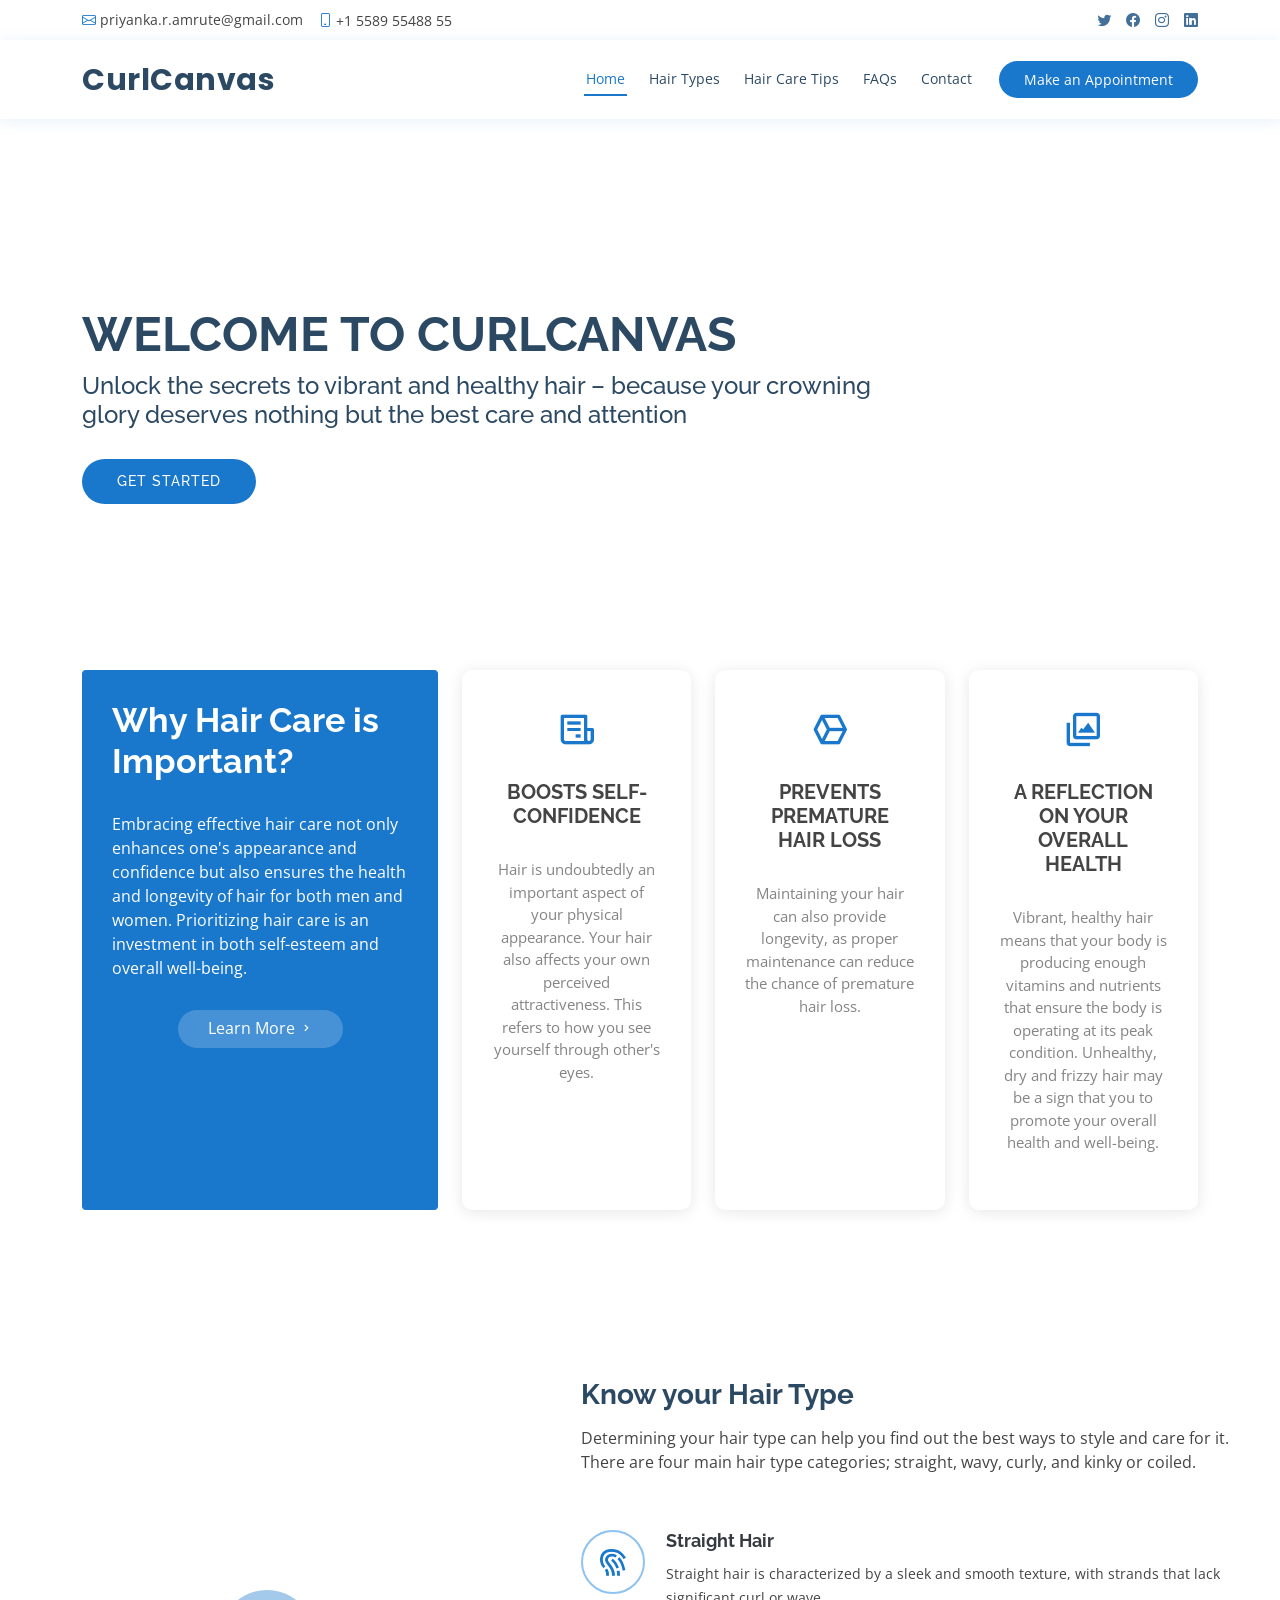
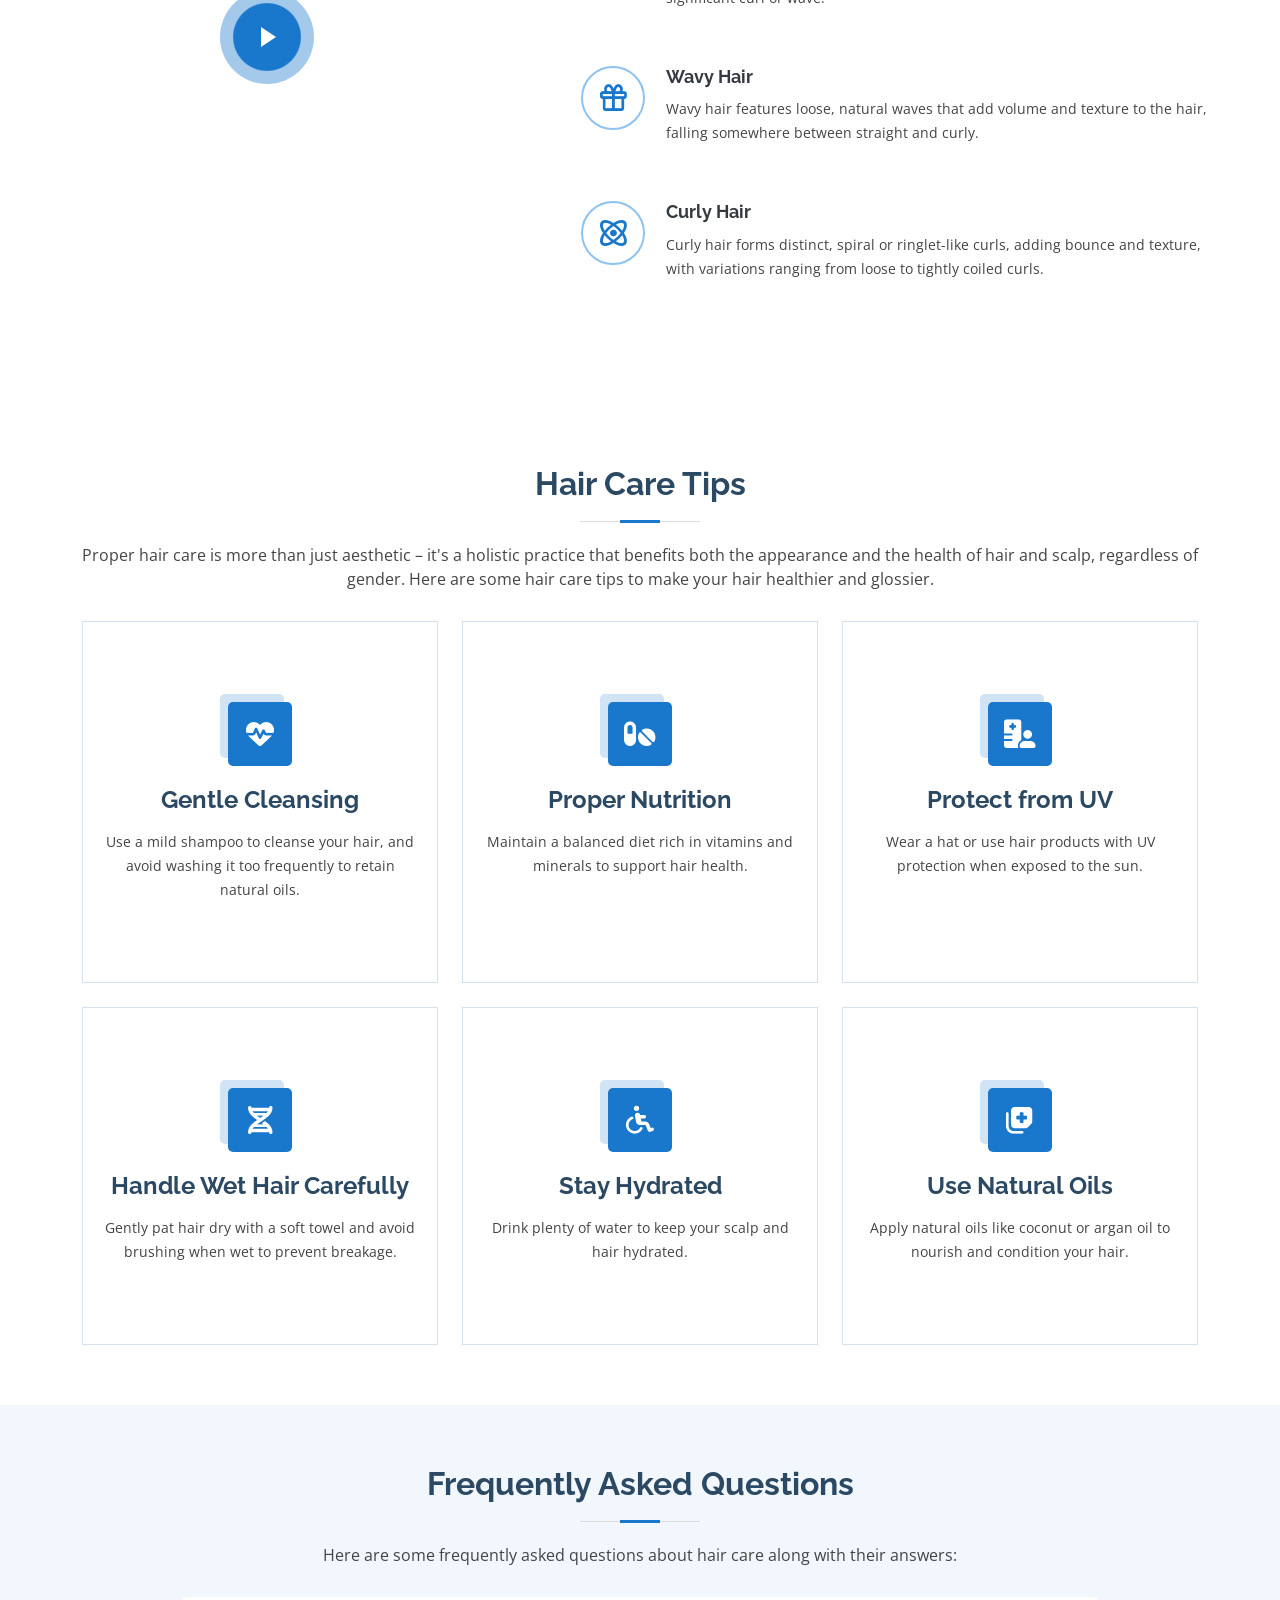
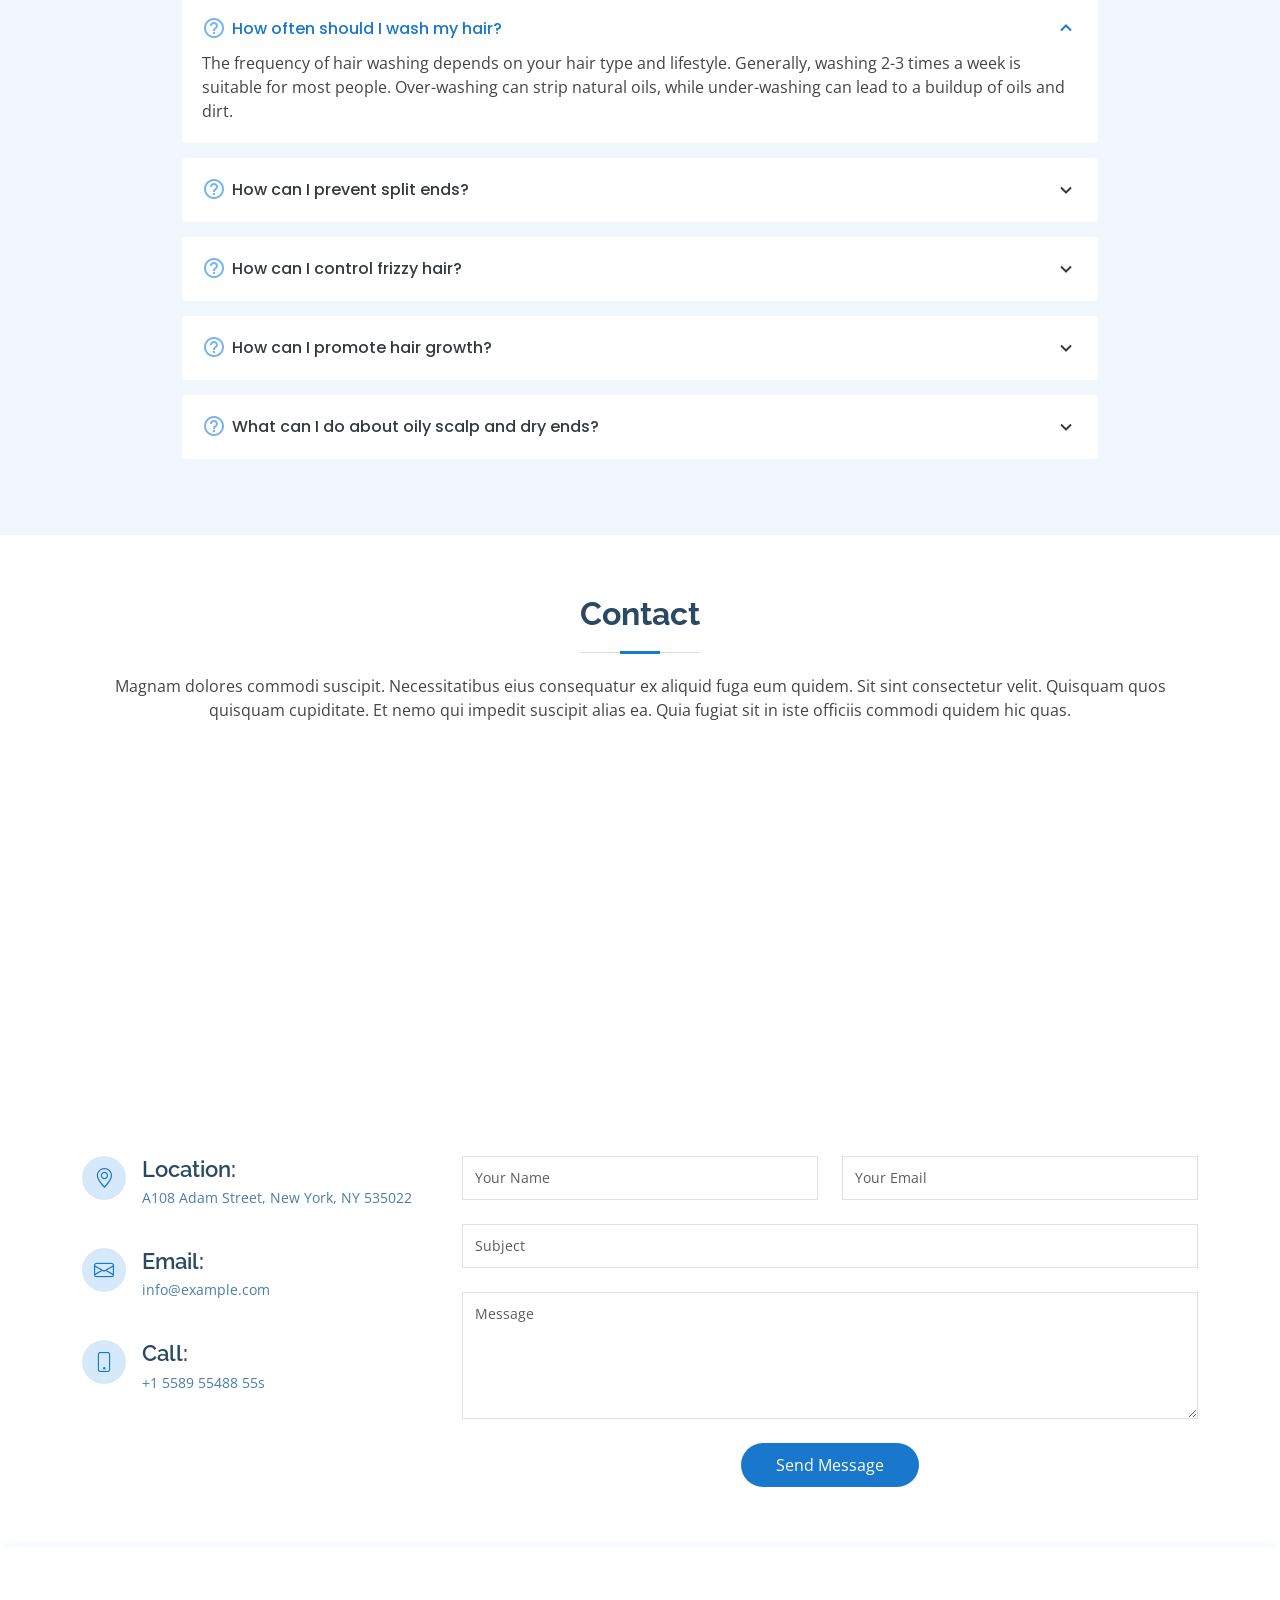
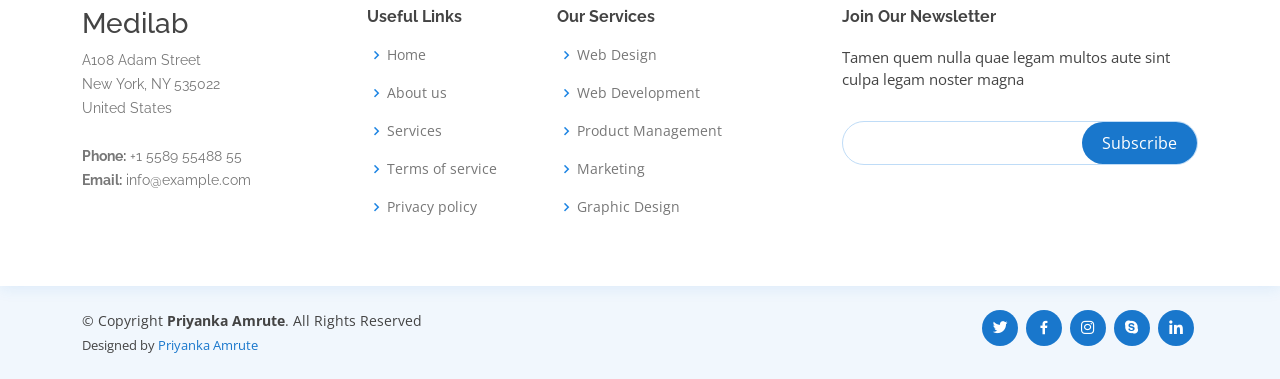
<file: index.html>
<!DOCTYPE html>
<html lang="en">

<head>
  <meta charset="utf-8">
  <meta content="width=device-width, initial-scale=1.0" name="viewport">

  <title>Medilab Bootstrap Template - Index</title>
  <meta content="" name="description">
  <meta content="" name="keywords">

  <!-- Favicons -->
  <link href="assets/img/favicon.png" rel="icon">
  <link href="assets/img/apple-touch-icon.png" rel="apple-touch-icon">

  <!-- Google Fonts -->
  <link href="https://fonts.googleapis.com/css?family=Open+Sans:300,300i,400,400i,600,600i,700,700i|Raleway:300,300i,400,400i,500,500i,600,600i,700,700i|Poppins:300,300i,400,400i,500,500i,600,600i,700,700i" rel="stylesheet">

  <!-- Vendor CSS Files -->
  <link href="assets/vendor/fontawesome-free/css/all.min.css" rel="stylesheet">
  <link href="assets/vendor/animate.css/animate.min.css" rel="stylesheet">
  <link href="assets/vendor/bootstrap/css/bootstrap.min.css" rel="stylesheet">
  <link href="assets/vendor/bootstrap-icons/bootstrap-icons.css" rel="stylesheet">
  <link href="assets/vendor/boxicons/css/boxicons.min.css" rel="stylesheet">
  <link href="assets/vendor/glightbox/css/glightbox.min.css" rel="stylesheet">
  <link href="assets/vendor/remixicon/remixicon.css" rel="stylesheet">
  <link href="assets/vendor/swiper/swiper-bundle.min.css" rel="stylesheet">

  <!-- Template Main CSS File -->
  <link href="assets/css/style.css" rel="stylesheet">

  <!-- =======================================================
  * Template Name: Medilab
  * Updated: Jul 27 2023 with Bootstrap v5.3.1
  * Template URL: https://bootstrapmade.com/medilab-free-medical-bootstrap-theme/
  * Author: BootstrapMade.com
  * License: https://bootstrapmade.com/license/
  ======================================================== -->
</head>

<body>

  <!-- ======= Top Bar ======= -->
  <div id="topbar" class="d-flex align-items-center fixed-top">
    <div class="container d-flex justify-content-between">
      <div class="contact-info d-flex align-items-center">
        <i class="bi bi-envelope"></i> <a href="mailto:priyanka.r.amrute@gmail.com">priyanka.r.amrute@gmail.com</a>
        <i class="bi bi-phone"></i> +1 5589 55488 55
      </div>
      <div class="d-none d-lg-flex social-links align-items-center">
        <a href="#" class="twitter"><i class="bi bi-twitter"></i></a>
        <a href="#" class="facebook"><i class="bi bi-facebook"></i></a>
        <a href="#" class="instagram"><i class="bi bi-instagram"></i></a>
        <a href="#" class="linkedin"><i class="bi bi-linkedin"></i></i></a>
      </div>
    </div>
  </div>

  <!-- ======= Header ======= -->
  <header id="header" class="fixed-top">
    <div class="container d-flex align-items-center">

      <h1 class="logo me-auto"><a href="index.html">CurlCanvas</a></h1>
      <!-- Uncomment below if you prefer to use an image logo -->
      <!-- <a href="index.html" class="logo me-auto"><img src="assets/img/logo.png" alt="" class="img-fluid"></a>-->

      <nav id="navbar" class="navbar order-last order-lg-0">
        <ul>
          <li><a class="nav-link scrollto active" href="#hero">Home</a></li>
          <li><a class="nav-link scrollto" href="#about">Hair Types</a></li>
          <li><a class="nav-link scrollto" href="#services">Hair Care Tips</a></li>
          <li><a class="nav-link scrollto" href="#faq">FAQs</a></li>
          <li><a class="nav-link scrollto" href="#contact">Contact</a></li>
        </ul>
        <i class="bi bi-list mobile-nav-toggle"></i>
      </nav><!-- .navbar -->

      <a href="#appointment" class="appointment-btn scrollto"><span class="d-none d-md-inline">Make an</span> Appointment</a>

    </div>
  </header><!-- End Header -->

  <!-- ======= Hero Section ======= -->
  <section id="hero" class="d-flex align-items-center">
    <div class="container">
      <h1>Welcome to CurlCanvas</h1>
      <h2>Unlock the secrets to vibrant and healthy hair – because your crowning<br> glory 
          deserves nothing but the best care and attention</h2>
      <a href="#about" class="btn-get-started scrollto">Get Started</a>
    </div>
  </section><!-- End Hero -->

  <main id="main">

    <!-- ======= Why Us Section ======= -->
    <section id="why-us" class="why-us">
      <div class="container">

        <div class="row">
          <div class="col-lg-4 d-flex align-items-stretch">
            <div class="content">
              <h3>Why Hair Care is Important?</h3>
              <p>
                  Embracing effective hair care not only enhances one's appearance and confidence but also ensures the health and longevity of hair for both men and women. 
                  Prioritizing hair care is an investment in both self-esteem and overall well-being.
              </p>
              <div class="text-center">
                <a href="#" class="more-btn">Learn More <i class="bx bx-chevron-right"></i></a>
              </div>
            </div>
          </div>
          <div class="col-lg-8 d-flex align-items-stretch">
            <div class="icon-boxes d-flex flex-column justify-content-center">
              <div class="row">
                <div class="col-xl-4 d-flex align-items-stretch">
                  <div class="icon-box mt-4 mt-xl-0">
                    <i class="bx bx-receipt"></i>
                    <h4>BOOSTS SELF-CONFIDENCE</h4>
                    <p>Hair is undoubtedly an important aspect of your physical appearance. Your hair also affects your own perceived
                      attractiveness. This refers to how you see yourself through other's eyes.</p>
                  </div>
                </div>
                <div class="col-xl-4 d-flex align-items-stretch">
                  <div class="icon-box mt-4 mt-xl-0">
                    <i class="bx bx-cube-alt"></i>
                    <h4>PREVENTS PREMATURE HAIR LOSS</h4>
                    <p>Maintaining your hair can also provide longevity, as proper maintenance can reduce the chance of premature hair loss.</p>
                  </div>
                </div>
                <div class="col-xl-4 d-flex align-items-stretch">
                  <div class="icon-box mt-4 mt-xl-0">
                    <i class="bx bx-images"></i>
                    <h4>A REFLECTION ON YOUR OVERALL HEALTH</h4>
                    <p>Vibrant, healthy hair means 
                       that your body is producing enough vitamins and nutrients that ensure the body is operating at its peak condition. Unhealthy, dry 
                       and frizzy hair may be a sign that you to promote your overall health and well-being.
                    </p>
                  </div>
                </div>
              </div>
            </div><!-- End .content-->
          </div>
        </div>

      </div>
    </section><!-- End Why Us Section -->

    <!-- ======= About Section ======= -->
    <section id="about" class="about">
      <div class="container-fluid">

        <div class="row">
          <div class="col-xl-5 col-lg-6 video-box d-flex justify-content-center align-items-stretch position-relative">
            <a href="https://videos.ctfassets.net/ce6215phyc13/gYTRN0gPZDVp04lumJMpN/40f0368b82e1b0362a90620ba30686a7/03_Kristina_Influencer_V6.mp4?w=1920" class="glightbox play-btn mb-4"></a>
          </div>

          <div class="col-xl-7 col-lg-6 icon-boxes d-flex flex-column align-items-stretch justify-content-center py-5 px-lg-5">
            <h3>Know your Hair Type</h3>
            <p>Determining your hair type can help you find out the best ways to style and care for it. 
              There are four main hair type categories; straight, wavy, curly, and kinky or coiled.</p>

            <div class="icon-box">
              <div class="icon"><i class="bx bx-fingerprint"></i></div>
              <h4 class="title"><a href="">Straight Hair</a></h4>
              <p class="description">Straight hair is characterized by a sleek and smooth texture, with strands that lack significant curl or wave.</p>
            </div>

            <div class="icon-box">
              <div class="icon"><i class="bx bx-gift"></i></div>
              <h4 class="title"><a href="">Wavy Hair</a></h4>
              <p class="description">Wavy hair features loose, natural waves that add volume and texture to the hair, falling somewhere between straight and curly.</p>
            </div>

            <div class="icon-box">
              <div class="icon"><i class="bx bx-atom"></i></div>
              <h4 class="title"><a href="">Curly Hair</a></h4>
              <p class="description">Curly hair forms distinct, spiral or ringlet-like curls, adding bounce and texture, with variations ranging from loose to tightly coiled curls.
              </p>
            </div>

          </div>
        </div>

      </div>
    </section><!-- End About Section -->

    <!-- ======= Services Section ======= -->
    <section id="services" class="services">
      <div class="container">

        <div class="section-title">
          <h2>Hair Care Tips</h2>
          <p>Proper hair care is more than just aesthetic – it's a holistic practice that benefits both the appearance and the health of hair and scalp, regardless of gender. Here are some hair care tips to make your hair healthier and glossier.</p>
        </div>

        <div class="row">
          <div class="col-lg-4 col-md-6 d-flex align-items-stretch">
            <div class="icon-box">
              <div class="icon"><i class="fas fa-heartbeat"></i></div>
              <h4><a href="">Gentle Cleansing</a></h4>
              <p>Use a mild shampoo to cleanse your hair, and avoid washing it too frequently to retain natural oils.</p>
            </div>
          </div>

          <div class="col-lg-4 col-md-6 d-flex align-items-stretch mt-4 mt-md-0">
            <div class="icon-box">
              <div class="icon"><i class="fas fa-pills"></i></div>
              <h4><a href="">Proper Nutrition</a></h4>
              <p>Maintain a balanced diet rich in vitamins and minerals to support hair health.</p>
            </div>
          </div>

          <div class="col-lg-4 col-md-6 d-flex align-items-stretch mt-4 mt-lg-0">
            <div class="icon-box">
              <div class="icon"><i class="fas fa-hospital-user"></i></div>
              <h4><a href="">Protect from UV</a></h4>
              <p>Wear a hat or use hair products with UV protection when exposed to the sun.</p>
            </div>
          </div>

          <div class="col-lg-4 col-md-6 d-flex align-items-stretch mt-4">
            <div class="icon-box">
              <div class="icon"><i class="fas fa-dna"></i></div>
              <h4><a href="">Handle Wet Hair Carefully</a></h4>
              <p>Gently pat hair dry with a soft towel and avoid brushing when wet to prevent breakage.</p>
            </div>
          </div>

          <div class="col-lg-4 col-md-6 d-flex align-items-stretch mt-4">
            <div class="icon-box">
              <div class="icon"><i class="fas fa-wheelchair"></i></div>
              <h4><a href="">Stay Hydrated</a></h4>
              <p>Drink plenty of water to keep your scalp and hair hydrated.</p>
            </div>
          </div>

          <div class="col-lg-4 col-md-6 d-flex align-items-stretch mt-4">
            <div class="icon-box">
              <div class="icon"><i class="fas fa-notes-medical"></i></div>
              <h4><a href="">Use Natural Oils</a></h4>
              <p>Apply natural oils like coconut or argan oil to nourish and condition your hair.</p>
            </div>
          </div>

        </div>

      </div>
    </section><!-- End Services Section -->

    <!-- ======= Appointment Section ======= -->
    <!--section id="appointment" class="appointment section-bg">
      <div class="container">

        <div class="section-title">
          <h2>Make an Appointment</h2>
          <p>Magnam dolores commodi suscipit. Necessitatibus eius consequatur ex aliquid fuga eum quidem. Sit sint consectetur velit. Quisquam quos quisquam cupiditate. Et nemo qui impedit suscipit alias ea. Quia fugiat sit in iste officiis commodi quidem hic quas.</p>
        </div>

        <form action="forms/appointment.php" method="post" role="form" class="php-email-form">
          <div class="row">
            <div class="col-md-4 form-group">
              <input type="text" name="name" class="form-control" id="name" placeholder="Your Name" data-rule="minlen:4" data-msg="Please enter at least 4 chars">
              <div class="validate"></div>
            </div>
            <div class="col-md-4 form-group mt-3 mt-md-0">
              <input type="email" class="form-control" name="email" id="email" placeholder="Your Email" data-rule="email" data-msg="Please enter a valid email">
              <div class="validate"></div>
            </div>
            <div class="col-md-4 form-group mt-3 mt-md-0">
              <input type="tel" class="form-control" name="phone" id="phone" placeholder="Your Phone" data-rule="minlen:4" data-msg="Please enter at least 4 chars">
              <div class="validate"></div>
            </div>
          </div>
          <div class="row">
            <div class="col-md-4 form-group mt-3">
              <input type="datetime" name="date" class="form-control datepicker" id="date" placeholder="Appointment Date" data-rule="minlen:4" data-msg="Please enter at least 4 chars">
              <div class="validate"></div>
            </div>
            <div class="col-md-4 form-group mt-3">
              <select name="department" id="department" class="form-select">
                <option value="">Select Department</option>
                <option value="Department 1">Department 1</option>
                <option value="Department 2">Department 2</option>
                <option value="Department 3">Department 3</option>
              </select>
              <div class="validate"></div>
            </div>
            <div class="col-md-4 form-group mt-3">
              <select name="doctor" id="doctor" class="form-select">
                <option value="">Select Doctor</option>
                <option value="Doctor 1">Doctor 1</option>
                <option value="Doctor 2">Doctor 2</option>
                <option value="Doctor 3">Doctor 3</option>
              </select>
              <div class="validate"></div>
            </div>
          </div>

          <div class="form-group mt-3">
            <textarea class="form-control" name="message" rows="5" placeholder="Message (Optional)"></textarea>
            <div class="validate"></div>
          </div>
          <div class="mb-3">
            <div class="loading">Loading</div>
            <div class="error-message"></div>
            <div class="sent-message">Your appointment request has been sent successfully. Thank you!</div>
          </div>
          <div class="text-center"><button type="submit">Make an Appointment</button></div>
        </form>

      </div>
    </section><!-- End Appointment Section -->

    <!-- ======= Frequently Asked Questions Section ======= -->
    <section id="faq" class="faq section-bg">
      <div class="container">

        <div class="section-title">
          <h2>Frequently Asked Questions</h2>
          <p>Here are some frequently asked questions about hair care along with their answers:</p>
        </div>

        <div class="faq-list">
          <ul>
            <li data-aos="fade-up">
              <i class="bx bx-help-circle icon-help"></i> <a data-bs-toggle="collapse" class="collapse" data-bs-target="#faq-list-1">How often should I wash my hair? <i class="bx bx-chevron-down icon-show"></i><i class="bx bx-chevron-up icon-close"></i></a>
              <div id="faq-list-1" class="collapse show" data-bs-parent=".faq-list">
                <p>
                  The frequency of hair washing depends on your hair type and lifestyle. Generally, washing 2-3 times a week is suitable for most people. Over-washing can strip natural oils, while under-washing can lead to a buildup of oils and dirt.
                </p>
              </div>
            </li>

            <li data-aos="fade-up" data-aos-delay="100">
              <i class="bx bx-help-circle icon-help"></i> <a data-bs-toggle="collapse" data-bs-target="#faq-list-2" class="collapsed">How can I prevent split ends? <i class="bx bx-chevron-down icon-show"></i><i class="bx bx-chevron-up icon-close"></i></a>
              <div id="faq-list-2" class="collapse" data-bs-parent=".faq-list">
                <p>
                  To prevent split ends, use a mild shampoo and conditioner, avoid excessive heat styling, and trim your hair regularly. Using a leave-in conditioner and minimizing exposure to harsh weather conditions can also help.
                </p>
              </div>
            </li>

            <li data-aos="fade-up" data-aos-delay="200">
              <i class="bx bx-help-circle icon-help"></i> <a data-bs-toggle="collapse" data-bs-target="#faq-list-3" class="collapsed"> How can I control frizzy hair? <i class="bx bx-chevron-down icon-show"></i><i class="bx bx-chevron-up icon-close"></i></a>
              <div id="faq-list-3" class="collapse" data-bs-parent=".faq-list">
                <p>
                  To control frizz, use a sulfate-free shampoo and a moisturizing conditioner. Apply a smoothing serum or oil after washing and avoid excessive towel-drying, as rough treatment can worsen frizz.
                </p>
              </div>
            </li>

            <li data-aos="fade-up" data-aos-delay="300">
              <i class="bx bx-help-circle icon-help"></i> <a data-bs-toggle="collapse" data-bs-target="#faq-list-4" class="collapsed">How can I promote hair growth? <i class="bx bx-chevron-down icon-show"></i><i class="bx bx-chevron-up icon-close"></i></a>
              <div id="faq-list-4" class="collapse" data-bs-parent=".faq-list">
                <p>
                  To encourage hair growth, consume a nutritious diet rich in protein, vitamins, and minerals. Avoid tight hairstyles that pull on your hair, and consider using products containing biotin or minoxidil as recommended by a dermatologist.
                </p>
              </div>
            </li>

            <li data-aos="fade-up" data-aos-delay="400">
              <i class="bx bx-help-circle icon-help"></i> <a data-bs-toggle="collapse" data-bs-target="#faq-list-5" class="collapsed">What can I do about oily scalp and dry ends? <i class="bx bx-chevron-down icon-show"></i><i class="bx bx-chevron-up icon-close"></i></a>
              <div id="faq-list-5" class="collapse" data-bs-parent=".faq-list">
                <p>
                  Use a clarifying shampoo to address an oily scalp, but avoid applying conditioner directly to the scalp. Focus on moisturizing the ends of your hair with a nourishing conditioner or hair oil.
                </p>
              </div>
            </li>

          </ul>
        </div>

      </div>
    </section><!-- End Frequently Asked Questions Section -->

 
    <!-- ======= Contact Section ======= -->
    <section id="contact" class="contact">
      <div class="container">

        <div class="section-title">
          <h2>Contact</h2>
          <p>Magnam dolores commodi suscipit. Necessitatibus eius consequatur ex aliquid fuga eum quidem. Sit sint consectetur velit. Quisquam quos quisquam cupiditate. Et nemo qui impedit suscipit alias ea. Quia fugiat sit in iste officiis commodi quidem hic quas.</p>
        </div>
      </div>

      <div>
        <iframe style="border:0; width: 100%; height: 350px;" src="https://www.google.com/maps/embed?pb=!1m14!1m8!1m3!1d12097.433213460943!2d-74.0062269!3d40.7101282!3m2!1i1024!2i768!4f13.1!3m3!1m2!1s0x0%3A0xb89d1fe6bc499443!2sDowntown+Conference+Center!5e0!3m2!1smk!2sbg!4v1539943755621" frameborder="0" allowfullscreen></iframe>
      </div>

      <div class="container">
        <div class="row mt-5">

          <div class="col-lg-4">
            <div class="info">
              <div class="address">
                <i class="bi bi-geo-alt"></i>
                <h4>Location:</h4>
                <p>A108 Adam Street, New York, NY 535022</p>
              </div>

              <div class="email">
                <i class="bi bi-envelope"></i>
                <h4>Email:</h4>
                <p>info@example.com</p>
              </div>

              <div class="phone">
                <i class="bi bi-phone"></i>
                <h4>Call:</h4>
                <p>+1 5589 55488 55s</p>
              </div>

            </div>

          </div>

          <div class="col-lg-8 mt-5 mt-lg-0">

            <form action="forms/contact.php" method="post" role="form" class="php-email-form">
              <div class="row">
                <div class="col-md-6 form-group">
                  <input type="text" name="name" class="form-control" id="name" placeholder="Your Name" required>
                </div>
                <div class="col-md-6 form-group mt-3 mt-md-0">
                  <input type="email" class="form-control" name="email" id="email" placeholder="Your Email" required>
                </div>
              </div>
              <div class="form-group mt-3">
                <input type="text" class="form-control" name="subject" id="subject" placeholder="Subject" required>
              </div>
              <div class="form-group mt-3">
                <textarea class="form-control" name="message" rows="5" placeholder="Message" required></textarea>
              </div>
              <div class="my-3">
                <div class="loading">Loading</div>
                <div class="error-message"></div>
                <div class="sent-message">Your message has been sent. Thank you!</div>
              </div>
              <div class="text-center"><button type="submit">Send Message</button></div>
            </form>

          </div>

        </div>

      </div>
    </section><!-- End Contact Section -->

  </main><!-- End #main -->

  <!-- ======= Footer ======= -->
  <footer id="footer">

    <div class="footer-top">
      <div class="container">
        <div class="row">

          <div class="col-lg-3 col-md-6 footer-contact">
            <h3>Medilab</h3>
            <p>
              A108 Adam Street <br>
              New York, NY 535022<br>
              United States <br><br>
              <strong>Phone:</strong> +1 5589 55488 55<br>
              <strong>Email:</strong> info@example.com<br>
            </p>
          </div>

          <div class="col-lg-2 col-md-6 footer-links">
            <h4>Useful Links</h4>
            <ul>
              <li><i class="bx bx-chevron-right"></i> <a href="#">Home</a></li>
              <li><i class="bx bx-chevron-right"></i> <a href="#">About us</a></li>
              <li><i class="bx bx-chevron-right"></i> <a href="#">Services</a></li>
              <li><i class="bx bx-chevron-right"></i> <a href="#">Terms of service</a></li>
              <li><i class="bx bx-chevron-right"></i> <a href="#">Privacy policy</a></li>
            </ul>
          </div>

          <div class="col-lg-3 col-md-6 footer-links">
            <h4>Our Services</h4>
            <ul>
              <li><i class="bx bx-chevron-right"></i> <a href="#">Web Design</a></li>
              <li><i class="bx bx-chevron-right"></i> <a href="#">Web Development</a></li>
              <li><i class="bx bx-chevron-right"></i> <a href="#">Product Management</a></li>
              <li><i class="bx bx-chevron-right"></i> <a href="#">Marketing</a></li>
              <li><i class="bx bx-chevron-right"></i> <a href="#">Graphic Design</a></li>
            </ul>
          </div>

          <div class="col-lg-4 col-md-6 footer-newsletter">
            <h4>Join Our Newsletter</h4>
            <p>Tamen quem nulla quae legam multos aute sint culpa legam noster magna</p>
            <form action="" method="post">
              <input type="email" name="email"><input type="submit" value="Subscribe">
            </form>
          </div>

        </div>
      </div>
    </div>

    <div class="container d-md-flex py-4">

      <div class="me-md-auto text-center text-md-start">
        <div class="copyright">
          &copy; Copyright <strong><span>Priyanka Amrute</span></strong>. All Rights Reserved
        </div>
        <div class="credits">
          <!-- All the links in the footer should remain intact. -->
          <!-- You can delete the links only if you purchased the pro version. -->
          <!-- Licensing information: https://bootstrapmade.com/license/ -->
          <!-- Purchase the pro version with working PHP/AJAX contact form: https://bootstrapmade.com/medilab-free-medical-bootstrap-theme/ -->
          Designed by <a href="priyanka.r.amrute@gmail.com">Priyanka Amrute</a>
        </div>
      </div>
      <div class="social-links text-center text-md-right pt-3 pt-md-0">
        <a href="#" class="twitter"><i class="bx bxl-twitter"></i></a>
        <a href="#" class="facebook"><i class="bx bxl-facebook"></i></a>
        <a href="#" class="instagram"><i class="bx bxl-instagram"></i></a>
        <a href="#" class="google-plus"><i class="bx bxl-skype"></i></a>
        <a href="#" class="linkedin"><i class="bx bxl-linkedin"></i></a>
      </div>
    </div>
  </footer><!-- End Footer -->

  <div id="preloader"></div>
  <a href="#" class="back-to-top d-flex align-items-center justify-content-center"><i class="bi bi-arrow-up-short"></i></a>

  <!-- Vendor JS Files -->
  <script src="assets/vendor/purecounter/purecounter_vanilla.js"></script>
  <script src="assets/vendor/bootstrap/js/bootstrap.bundle.min.js"></script>
  <script src="assets/vendor/glightbox/js/glightbox.min.js"></script>
  <script src="assets/vendor/swiper/swiper-bundle.min.js"></script>
  <script src="assets/vendor/php-email-form/validate.js"></script>

  <!-- Template Main JS File -->
  <script src="assets/js/main.js"></script>

</body>

</html>
</file>
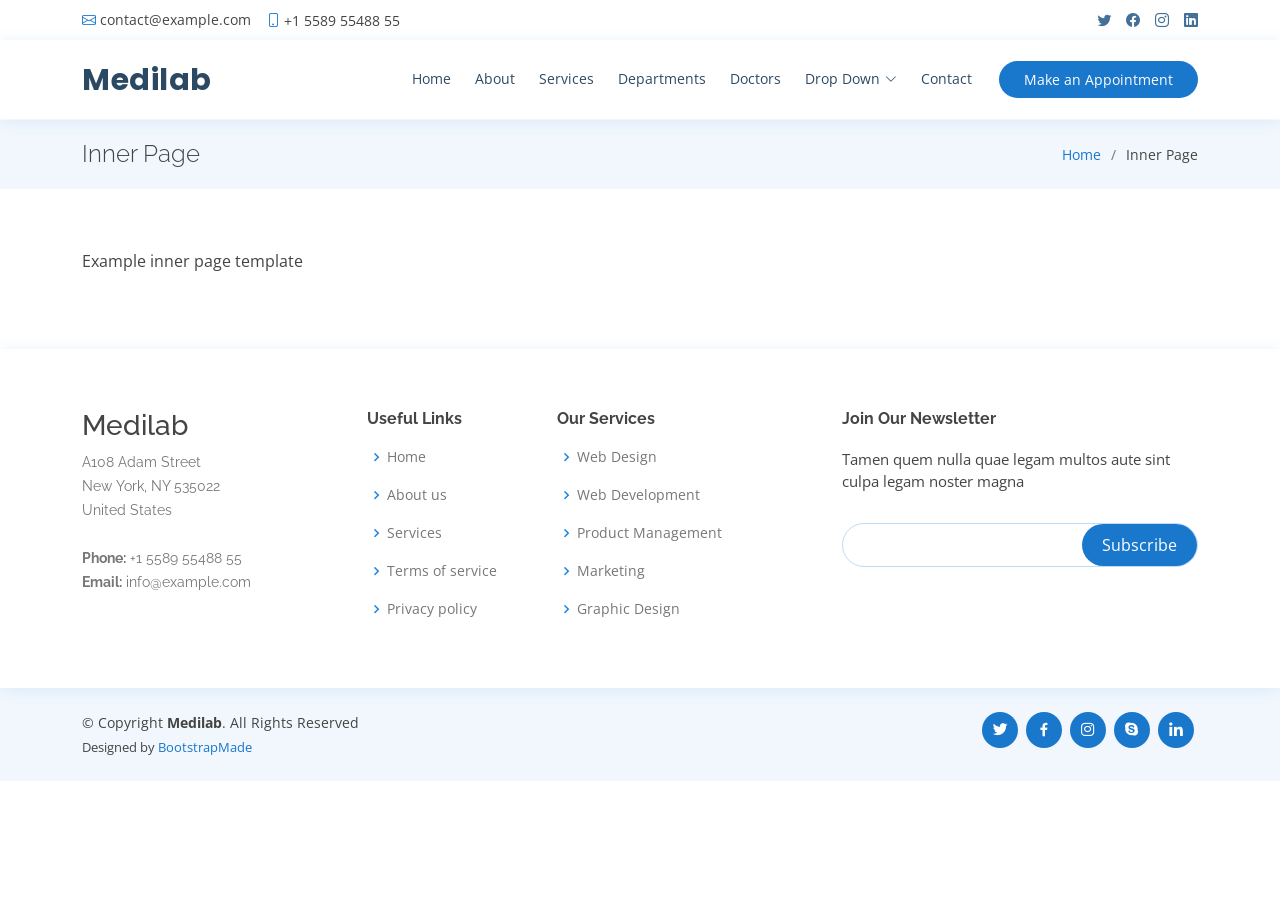
<file: inner-page.html>
<!DOCTYPE html>
<html lang="en">

<head>
  <meta charset="utf-8">
  <meta content="width=device-width, initial-scale=1.0" name="viewport">

  <title>Inner Page - Medilab Bootstrap Template</title>
  <meta content="" name="description">
  <meta content="" name="keywords">

  <!-- Favicons -->
  <link href="assets/img/favicon.png" rel="icon">
  <link href="assets/img/apple-touch-icon.png" rel="apple-touch-icon">

  <!-- Google Fonts -->
  <link href="https://fonts.googleapis.com/css?family=Open+Sans:300,300i,400,400i,600,600i,700,700i|Raleway:300,300i,400,400i,500,500i,600,600i,700,700i|Poppins:300,300i,400,400i,500,500i,600,600i,700,700i" rel="stylesheet">

  <!-- Vendor CSS Files -->
  <link href="assets/vendor/fontawesome-free/css/all.min.css" rel="stylesheet">
  <link href="assets/vendor/animate.css/animate.min.css" rel="stylesheet">
  <link href="assets/vendor/bootstrap/css/bootstrap.min.css" rel="stylesheet">
  <link href="assets/vendor/bootstrap-icons/bootstrap-icons.css" rel="stylesheet">
  <link href="assets/vendor/boxicons/css/boxicons.min.css" rel="stylesheet">
  <link href="assets/vendor/glightbox/css/glightbox.min.css" rel="stylesheet">
  <link href="assets/vendor/remixicon/remixicon.css" rel="stylesheet">
  <link href="assets/vendor/swiper/swiper-bundle.min.css" rel="stylesheet">

  <!-- Template Main CSS File -->
  <link href="assets/css/style.css" rel="stylesheet">

  <!-- =======================================================
  * Template Name: Medilab
  * Updated: Jul 27 2023 with Bootstrap v5.3.1
  * Template URL: https://bootstrapmade.com/medilab-free-medical-bootstrap-theme/
  * Author: BootstrapMade.com
  * License: https://bootstrapmade.com/license/
  ======================================================== -->
</head>

<body>

  <!-- ======= Top Bar ======= -->
  <div id="topbar" class="d-flex align-items-center fixed-top">
    <div class="container d-flex justify-content-between">
      <div class="contact-info d-flex align-items-center">
        <i class="bi bi-envelope"></i> <a href="mailto:contact@example.com">contact@example.com</a>
        <i class="bi bi-phone"></i> +1 5589 55488 55
      </div>
      <div class="d-none d-lg-flex social-links align-items-center">
        <a href="#" class="twitter"><i class="bi bi-twitter"></i></a>
        <a href="#" class="facebook"><i class="bi bi-facebook"></i></a>
        <a href="#" class="instagram"><i class="bi bi-instagram"></i></a>
        <a href="#" class="linkedin"><i class="bi bi-linkedin"></i></i></a>
      </div>
    </div>
  </div>

  <!-- ======= Header ======= -->
  <header id="header" class="fixed-top">
    <div class="container d-flex align-items-center">

      <h1 class="logo me-auto"><a href="index.html">Medilab</a></h1>
      <!-- Uncomment below if you prefer to use an image logo -->
      <!-- <a href="index.html" class="logo me-auto"><img src="assets/img/logo.png" alt="" class="img-fluid"></a>-->

      <nav id="navbar" class="navbar order-last order-lg-0">
        <ul>
          <li><a class="nav-link scrollto " href="#hero">Home</a></li>
          <li><a class="nav-link scrollto" href="#about">About</a></li>
          <li><a class="nav-link scrollto" href="#services">Services</a></li>
          <li><a class="nav-link scrollto" href="#departments">Departments</a></li>
          <li><a class="nav-link scrollto" href="#doctors">Doctors</a></li>
          <li class="dropdown"><a href="#"><span>Drop Down</span> <i class="bi bi-chevron-down"></i></a>
            <ul>
              <li><a href="#">Drop Down 1</a></li>
              <li class="dropdown"><a href="#"><span>Deep Drop Down</span> <i class="bi bi-chevron-right"></i></a>
                <ul>
                  <li><a href="#">Deep Drop Down 1</a></li>
                  <li><a href="#">Deep Drop Down 2</a></li>
                  <li><a href="#">Deep Drop Down 3</a></li>
                  <li><a href="#">Deep Drop Down 4</a></li>
                  <li><a href="#">Deep Drop Down 5</a></li>
                </ul>
              </li>
              <li><a href="#">Drop Down 2</a></li>
              <li><a href="#">Drop Down 3</a></li>
              <li><a href="#">Drop Down 4</a></li>
            </ul>
          </li>
          <li><a class="nav-link scrollto" href="#contact">Contact</a></li>
        </ul>
        <i class="bi bi-list mobile-nav-toggle"></i>
      </nav><!-- .navbar -->

      <a href="#appointment" class="appointment-btn scrollto"><span class="d-none d-md-inline">Make an</span> Appointment</a>

    </div>
  </header><!-- End Header -->

  <main id="main">

    <!-- ======= Breadcrumbs Section ======= -->
    <section class="breadcrumbs">
      <div class="container">

        <div class="d-flex justify-content-between align-items-center">
          <h2>Inner Page</h2>
          <ol>
            <li><a href="index.html">Home</a></li>
            <li>Inner Page</li>
          </ol>
        </div>

      </div>
    </section><!-- End Breadcrumbs Section -->

    <section class="inner-page">
      <div class="container">
        <p>
          Example inner page template
        </p>
      </div>
    </section>

  </main><!-- End #main -->

  <!-- ======= Footer ======= -->
  <footer id="footer">

    <div class="footer-top">
      <div class="container">
        <div class="row">

          <div class="col-lg-3 col-md-6 footer-contact">
            <h3>Medilab</h3>
            <p>
              A108 Adam Street <br>
              New York, NY 535022<br>
              United States <br><br>
              <strong>Phone:</strong> +1 5589 55488 55<br>
              <strong>Email:</strong> info@example.com<br>
            </p>
          </div>

          <div class="col-lg-2 col-md-6 footer-links">
            <h4>Useful Links</h4>
            <ul>
              <li><i class="bx bx-chevron-right"></i> <a href="#">Home</a></li>
              <li><i class="bx bx-chevron-right"></i> <a href="#">About us</a></li>
              <li><i class="bx bx-chevron-right"></i> <a href="#">Services</a></li>
              <li><i class="bx bx-chevron-right"></i> <a href="#">Terms of service</a></li>
              <li><i class="bx bx-chevron-right"></i> <a href="#">Privacy policy</a></li>
            </ul>
          </div>

          <div class="col-lg-3 col-md-6 footer-links">
            <h4>Our Services</h4>
            <ul>
              <li><i class="bx bx-chevron-right"></i> <a href="#">Web Design</a></li>
              <li><i class="bx bx-chevron-right"></i> <a href="#">Web Development</a></li>
              <li><i class="bx bx-chevron-right"></i> <a href="#">Product Management</a></li>
              <li><i class="bx bx-chevron-right"></i> <a href="#">Marketing</a></li>
              <li><i class="bx bx-chevron-right"></i> <a href="#">Graphic Design</a></li>
            </ul>
          </div>

          <div class="col-lg-4 col-md-6 footer-newsletter">
            <h4>Join Our Newsletter</h4>
            <p>Tamen quem nulla quae legam multos aute sint culpa legam noster magna</p>
            <form action="" method="post">
              <input type="email" name="email"><input type="submit" value="Subscribe">
            </form>
          </div>

        </div>
      </div>
    </div>

    <div class="container d-md-flex py-4">

      <div class="me-md-auto text-center text-md-start">
        <div class="copyright">
          &copy; Copyright <strong><span>Medilab</span></strong>. All Rights Reserved
        </div>
        <div class="credits">
          <!-- All the links in the footer should remain intact. -->
          <!-- You can delete the links only if you purchased the pro version. -->
          <!-- Licensing information: https://bootstrapmade.com/license/ -->
          <!-- Purchase the pro version with working PHP/AJAX contact form: https://bootstrapmade.com/medilab-free-medical-bootstrap-theme/ -->
          Designed by <a href="https://bootstrapmade.com/">BootstrapMade</a>
        </div>
      </div>
      <div class="social-links text-center text-md-right pt-3 pt-md-0">
        <a href="#" class="twitter"><i class="bx bxl-twitter"></i></a>
        <a href="#" class="facebook"><i class="bx bxl-facebook"></i></a>
        <a href="#" class="instagram"><i class="bx bxl-instagram"></i></a>
        <a href="#" class="google-plus"><i class="bx bxl-skype"></i></a>
        <a href="#" class="linkedin"><i class="bx bxl-linkedin"></i></a>
      </div>
    </div>
  </footer><!-- End Footer -->

  <div id="preloader"></div>
  <a href="#" class="back-to-top d-flex align-items-center justify-content-center"><i class="bi bi-arrow-up-short"></i></a>

  <!-- Vendor JS Files -->
  <script src="assets/vendor/purecounter/purecounter_vanilla.js"></script>
  <script src="assets/vendor/bootstrap/js/bootstrap.bundle.min.js"></script>
  <script src="assets/vendor/glightbox/js/glightbox.min.js"></script>
  <script src="assets/vendor/swiper/swiper-bundle.min.js"></script>
  <script src="assets/vendor/php-email-form/validate.js"></script>

  <!-- Template Main JS File -->
  <script src="assets/js/main.js"></script>

</body>

</html>
</file>
<file: assets/css/style.css>
/**
* Template Name: Medilab
* Updated: Jul 27 2023 with Bootstrap v5.3.1
* Template URL: https://bootstrapmade.com/medilab-free-medical-bootstrap-theme/
* Author: BootstrapMade.com
* License: https://bootstrapmade.com/license/
*/

/*--------------------------------------------------------------
# General
--------------------------------------------------------------*/
body {
  font-family: "Open Sans", sans-serif;
  color: #444444;
}

a {
  color: #1977cc;
  text-decoration: none;
}

a:hover {
  color: #3291e6;
  text-decoration: none;
}

h1,
h2,
h3,
h4,
h5,
h6 {
  font-family: "Raleway", sans-serif;
}

/*--------------------------------------------------------------
# Preloader
--------------------------------------------------------------*/
#preloader {
  position: fixed;
  top: 0;
  left: 0;
  right: 0;
  bottom: 0;
  z-index: 9999;
  overflow: hidden;
  background: #fff;
}

#preloader:before {
  content: "";
  position: fixed;
  top: calc(50% - 30px);
  left: calc(50% - 30px);
  border: 6px solid #1977cc;
  border-top-color: #d1e6f9;
  border-radius: 50%;
  width: 60px;
  height: 60px;
  animation: animate-preloader 1s linear infinite;
}

@keyframes animate-preloader {
  0% {
    transform: rotate(0deg);
  }

  100% {
    transform: rotate(360deg);
  }
}

/*--------------------------------------------------------------
# Back to top button
--------------------------------------------------------------*/
.back-to-top {
  position: fixed;
  visibility: hidden;
  opacity: 0;
  right: 15px;
  bottom: 15px;
  z-index: 996;
  background: #1977cc;
  width: 40px;
  height: 40px;
  border-radius: 4px;
  transition: all 0.4s;
}

.back-to-top i {
  font-size: 28px;
  color: #fff;
  line-height: 0;
}

.back-to-top:hover {
  background: #298ce5;
  color: #fff;
}

.back-to-top.active {
  visibility: visible;
  opacity: 1;
}

.datepicker-dropdown {
  padding: 20px !important;
}

/*--------------------------------------------------------------
# Top Bar
--------------------------------------------------------------*/
#topbar {
  background: #fff;
  height: 40px;
  font-size: 14px;
  transition: all 0.5s;
  z-index: 996;
}

#topbar.topbar-scrolled {
  top: -40px;
}

#topbar .contact-info a {
  line-height: 1;
  color: #444444;
  transition: 0.3s;
}

#topbar .contact-info a:hover {
  color: #1977cc;
}

#topbar .contact-info i {
  color: #1977cc;
  padding-right: 4px;
  margin-left: 15px;
  line-height: 0;
}

#topbar .contact-info i:first-child {
  margin-left: 0;
}

#topbar .social-links a {
  color: #437099;
  padding-left: 15px;
  display: inline-block;
  line-height: 1px;
  transition: 0.3s;
}

#topbar .social-links a:hover {
  color: #1977cc;
}

#topbar .social-links a:first-child {
  border-left: 0;
}

/*--------------------------------------------------------------
# Header
--------------------------------------------------------------*/
#header {
  background: #fff;
  transition: all 0.5s;
  z-index: 997;
  padding: 15px 0;
  top: 40px;
  box-shadow: 0px 2px 15px rgba(25, 119, 204, 0.1);
}

#header.header-scrolled {
  top: 0;
}

#header .logo {
  font-size: 30px;
  margin: 0;
  padding: 0;
  line-height: 1;
  font-weight: 700;
  letter-spacing: 0.5px;
  font-family: "Poppins", sans-serif;
}

#header .logo a {
  color: #2c4964;
}

#header .logo img {
  max-height: 40px;
}

/**
* Appointment Button *
*/
.appointment-btn {
  margin-left: 25px;
  background: #1977cc;
  color: #fff;
  border-radius: 50px;
  padding: 8px 25px;
  white-space: nowrap;
  transition: 0.3s;
  font-size: 14px;
  display: inline-block;
}

.appointment-btn:hover {
  background: #166ab5;
  color: #fff;
}

@media (max-width: 768px) {
  .appointment-btn {
    margin: 0 15px 0 0;
    padding: 6px 18px;
  }
}

/*--------------------------------------------------------------
# Navigation Menu
--------------------------------------------------------------*/
/**
* Desktop Navigation 
*/
.navbar {
  padding: 0;
}

.navbar ul {
  margin: 0;
  padding: 0;
  display: flex;
  list-style: none;
  align-items: center;
}

.navbar li {
  position: relative;
}

.navbar>ul>li {
  position: relative;
  white-space: nowrap;
  padding: 8px 0 8px 20px;
}

.navbar a,
.navbar a:focus {
  display: flex;
  align-items: center;
  justify-content: space-between;
  font-size: 14px;
  color: #2c4964;
  white-space: nowrap;
  transition: 0.3s;
  border-bottom: 2px solid #fff;
  padding: 5px 2px;
}

.navbar a i,
.navbar a:focus i {
  font-size: 12px;
  line-height: 0;
  margin-left: 5px;
}

.navbar a:hover,
.navbar .active,
.navbar .active:focus,
.navbar li:hover>a {
  color: #1977cc;
  border-color: #1977cc;
}

.navbar .dropdown ul {
  display: block;
  position: absolute;
  left: 20px;
  top: calc(100% + 30px);
  margin: 0;
  padding: 10px 0;
  z-index: 99;
  opacity: 0;
  visibility: hidden;
  background: #fff;
  box-shadow: 0px 0px 30px rgba(127, 137, 161, 0.25);
  transition: 0.3s;
}

.navbar .dropdown ul li {
  min-width: 200px;
}

.navbar .dropdown ul a {
  padding: 10px 20px;
  font-size: 14px;
  font-weight: 500;
  text-transform: none;
  color: #082744;
  border: none;
}

.navbar .dropdown ul a i {
  font-size: 12px;
}

.navbar .dropdown ul a:hover,
.navbar .dropdown ul .active:hover,
.navbar .dropdown ul li:hover>a {
  color: #1977cc;
}

.navbar .dropdown:hover>ul {
  opacity: 1;
  top: 100%;
  visibility: visible;
}

.navbar .dropdown .dropdown ul {
  top: 0;
  left: calc(100% - 30px);
  visibility: hidden;
}

.navbar .dropdown .dropdown:hover>ul {
  opacity: 1;
  top: 0;
  left: 100%;
  visibility: visible;
}

@media (max-width: 1366px) {
  .navbar .dropdown .dropdown ul {
    left: -90%;
  }

  .navbar .dropdown .dropdown:hover>ul {
    left: -100%;
  }
}

/**
* Mobile Navigation 
*/
.mobile-nav-toggle {
  color: #2c4964;
  font-size: 28px;
  cursor: pointer;
  display: none;
  line-height: 0;
  transition: 0.5s;
}

.mobile-nav-toggle.bi-x {
  color: #fff;
}

@media (max-width: 991px) {
  .mobile-nav-toggle {
    display: block;
  }

  .navbar ul {
    display: none;
  }
}

.navbar-mobile {
  position: fixed;
  overflow: hidden;
  top: 0;
  right: 0;
  left: 0;
  bottom: 0;
  background: rgba(28, 47, 65, 0.9);
  transition: 0.3s;
  z-index: 999;
}

.navbar-mobile .mobile-nav-toggle {
  position: absolute;
  top: 15px;
  right: 15px;
}

.navbar-mobile ul {
  display: block;
  position: absolute;
  top: 55px;
  right: 15px;
  bottom: 15px;
  left: 15px;
  padding: 10px 0;
  background-color: #fff;
  overflow-y: auto;
  transition: 0.3s;
}

.navbar-mobile>ul>li {
  padding: 0;
}

.navbar-mobile a,
.navbar-mobile a:focus {
  padding: 10px 20px;
  font-size: 15px;
  color: #2c4964;
  border: none;
}

.navbar-mobile a:hover,
.navbar-mobile .active,
.navbar-mobile li:hover>a {
  color: #1977cc;
}

.navbar-mobile .getstarted,
.navbar-mobile .getstarted:focus {
  margin: 15px;
}

.navbar-mobile .dropdown ul {
  position: static;
  display: none;
  margin: 10px 20px;
  padding: 10px 0;
  z-index: 99;
  opacity: 1;
  visibility: visible;
  background: #fff;
  box-shadow: 0px 0px 30px rgba(127, 137, 161, 0.25);
}

.navbar-mobile .dropdown ul li {
  min-width: 200px;
}

.navbar-mobile .dropdown ul a {
  padding: 10px 20px;
}

.navbar-mobile .dropdown ul a i {
  font-size: 12px;
}

.navbar-mobile .dropdown ul a:hover,
.navbar-mobile .dropdown ul .active:hover,
.navbar-mobile .dropdown ul li:hover>a {
  color: #1977cc;
}

.navbar-mobile .dropdown>.dropdown-active {
  display: block;
}

/*--------------------------------------------------------------
# Hero Section
--------------------------------------------------------------*/
#hero {
  width: 100%;
  height: 90vh;
  background: url("https://www.theultrasoft.in/wp-content/uploads/2018/11/banner-Hair-care-a.jpg") top center;
  background-size: cover;
  margin-bottom: -200px;
}

#hero .container {
  position: relative;
}

#hero h1 {
  margin: 0;
  font-size: 48px;
  font-weight: 700;
  line-height: 56px;
  text-transform: uppercase;
  color: #2c4964;
}

#hero h2 {
  color: #2c4964;
  margin: 10px 0 0 0;
  font-size: 24px;
}

#hero .btn-get-started {
  font-family: "Raleway", sans-serif;
  text-transform: uppercase;
  font-weight: 500;
  font-size: 14px;
  letter-spacing: 1px;
  display: inline-block;
  padding: 12px 35px;
  margin-top: 30px;
  border-radius: 50px;
  transition: 0.5s;
  color: #fff;
  background: #1977cc;
}

#hero .btn-get-started:hover {
  background: #3291e6;
}

@media (min-width: 1024px) {
  #hero {
    background-attachment: fixed;
  }
}

@media (max-width: 992px) {
  #hero {
    margin-bottom: 0;
    height: 100vh;
  }

  #hero .container {
    padding-bottom: 63px;
  }

  #hero h1 {
    font-size: 28px;
    line-height: 36px;
  }

  #hero h2 {
    font-size: 18px;
    line-height: 24px;
    margin-bottom: 30px;
  }
}

@media (max-height: 600px) {
  #hero {
    height: 110vh;
  }
}

/*--------------------------------------------------------------
# Sections General
--------------------------------------------------------------*/
section {
  padding: 60px 0;
  overflow: hidden;
}

.section-bg {
  background-color: #f1f7fd;
}

.section-title {
  text-align: center;
  padding-bottom: 30px;
}

.section-title h2 {
  font-size: 32px;
  font-weight: bold;
  margin-bottom: 20px;
  padding-bottom: 20px;
  position: relative;
  color: #2c4964;
}

.section-title h2::before {
  content: "";
  position: absolute;
  display: block;
  width: 120px;
  height: 1px;
  background: #ddd;
  bottom: 1px;
  left: calc(50% - 60px);
}

.section-title h2::after {
  content: "";
  position: absolute;
  display: block;
  width: 40px;
  height: 3px;
  background: #1977cc;
  bottom: 0;
  left: calc(50% - 20px);
}

.section-title p {
  margin-bottom: 0;
}

/*--------------------------------------------------------------
# Breadcrumbs
--------------------------------------------------------------*/
.breadcrumbs {
  padding: 20px 0;
  background-color: #f1f7fd;
  min-height: 40px;
  margin-top: 120px;
}

@media (max-width: 992px) {
  .breadcrumbs {
    margin-top: 100px;
  }
}

.breadcrumbs h2 {
  font-size: 24px;
  font-weight: 300;
  margin: 0;
}

@media (max-width: 992px) {
  .breadcrumbs h2 {
    margin: 0 0 10px 0;
  }
}

.breadcrumbs ol {
  display: flex;
  flex-wrap: wrap;
  list-style: none;
  padding: 0;
  margin: 0;
  font-size: 14px;
}

.breadcrumbs ol li+li {
  padding-left: 10px;
}

.breadcrumbs ol li+li::before {
  display: inline-block;
  padding-right: 10px;
  color: #6c757d;
  content: "/";
}

@media (max-width: 768px) {
  .breadcrumbs .d-flex {
    display: block !important;
  }

  .breadcrumbs ol {
    display: block;
  }

  .breadcrumbs ol li {
    display: inline-block;
  }
}

/*--------------------------------------------------------------
# Why Us
--------------------------------------------------------------*/
.why-us .content {
  padding: 30px;
  background: #1977cc;
  border-radius: 4px;
  color: #fff;
}

.why-us .content h3 {
  font-weight: 700;
  font-size: 34px;
  margin-bottom: 30px;
}

.why-us .content p {
  margin-bottom: 30px;
}

.why-us .content .more-btn {
  display: inline-block;
  background: rgba(255, 255, 255, 0.2);
  padding: 6px 30px 8px 30px;
  color: #fff;
  border-radius: 50px;
  transition: all ease-in-out 0.4s;
}

.why-us .content .more-btn i {
  font-size: 14px;
}

.why-us .content .more-btn:hover {
  color: #1977cc;
  background: #fff;
}

.why-us .icon-boxes .icon-box {
  text-align: center;
  border-radius: 10px;
  background: #fff;
  box-shadow: 0px 2px 15px rgba(0, 0, 0, 0.1);
  padding: 40px 30px;
  width: 100%;
}

.why-us .icon-boxes .icon-box i {
  font-size: 40px;
  color: #1977cc;
  margin-bottom: 30px;
}

.why-us .icon-boxes .icon-box h4 {
  font-size: 20px;
  font-weight: 700;
  margin: 0 0 30px 0;
}

.why-us .icon-boxes .icon-box p {
  font-size: 15px;
  color: #848484;
}

/*--------------------------------------------------------------
# About
--------------------------------------------------------------*/
.about .icon-boxes h4 {
  font-size: 18px;
  color: #4b7dab;
  margin-bottom: 15px;
}

.about .icon-boxes h3 {
  font-size: 28px;
  font-weight: 700;
  color: #2c4964;
  margin-bottom: 15px;
}

.about .icon-box {
  margin-top: 40px;
}

.about .icon-box .icon {
  float: left;
  display: flex;
  align-items: center;
  justify-content: center;
  width: 64px;
  height: 64px;
  border: 2px solid #8dc2f1;
  border-radius: 50px;
  transition: 0.5s;
}

.about .icon-box .icon i {
  color: #1977cc;
  font-size: 32px;
}

.about .icon-box:hover .icon {
  background: #1977cc;
  border-color: #1977cc;
}

.about .icon-box:hover .icon i {
  color: #fff;
}

.about .icon-box .title {
  margin-left: 85px;
  font-weight: 700;
  margin-bottom: 10px;
  font-size: 18px;
}

.about .icon-box .title a {
  color: #343a40;
  transition: 0.3s;
}

.about .icon-box .title a:hover {
  color: #1977cc;
}

.about .icon-box .description {
  margin-left: 85px;
  line-height: 24px;
  font-size: 14px;
}

.about .video-box {
  background: url("https://www.trendingtop5.com/wp-content/uploads/2017/11/hair-care.jpg") center center no-repeat;
  background-size: cover;
  min-height: 500px;
}

.about .play-btn {
  width: 94px;
  height: 94px;
  background: radial-gradient(#1977cc 50%, rgba(25, 119, 204, 0.4) 52%);
  border-radius: 50%;
  display: block;
  position: absolute;
  left: calc(50% - 47px);
  top: calc(50% - 47px);
  overflow: hidden;
}

.about .play-btn::after {
  content: "";
  position: absolute;
  left: 50%;
  top: 50%;
  transform: translateX(-40%) translateY(-50%);
  width: 0;
  height: 0;
  border-top: 10px solid transparent;
  border-bottom: 10px solid transparent;
  border-left: 15px solid #fff;
  z-index: 100;
  transition: all 400ms cubic-bezier(0.55, 0.055, 0.675, 0.19);
}

.about .play-btn::before {
  content: "";
  position: absolute;
  width: 120px;
  height: 120px;
  animation-delay: 0s;
  animation: pulsate-btn 2s;
  animation-direction: forwards;
  animation-iteration-count: infinite;
  animation-timing-function: steps;
  opacity: 1;
  border-radius: 50%;
  border: 5px solid rgba(25, 119, 204, 0.7);
  top: -15%;
  left: -15%;
  background: rgba(198, 16, 0, 0);
}

.about .play-btn:hover::after {
  border-left: 15px solid #1977cc;
  transform: scale(20);
}

.about .play-btn:hover::before {
  content: "";
  position: absolute;
  left: 50%;
  top: 50%;
  transform: translateX(-40%) translateY(-50%);
  width: 0;
  height: 0;
  border: none;
  border-top: 10px solid transparent;
  border-bottom: 10px solid transparent;
  border-left: 15px solid #fff;
  z-index: 200;
  animation: none;
  border-radius: 0;
}

@keyframes pulsate-btn {
  0% {
    transform: scale(0.6, 0.6);
    opacity: 1;
  }

  100% {
    transform: scale(1, 1);
    opacity: 0;
  }
}

/*--------------------------------------------------------------
# Counts
--------------------------------------------------------------*/
.counts {
  background: #f1f7fd;
  padding: 70px 0 60px;
}

.counts .count-box {
  padding: 30px 30px 25px 30px;
  width: 100%;
  position: relative;
  text-align: center;
  background: #fff;
}

.counts .count-box i {
  position: absolute;
  top: -25px;
  left: 50%;
  transform: translateX(-50%);
  font-size: 20px;
  background: #1977cc;
  color: #fff;
  border-radius: 50px;
  display: inline-flex;
  align-items: center;
  justify-content: center;
  width: 48px;
  height: 48px;
}

.counts .count-box span {
  font-size: 36px;
  display: block;
  font-weight: 600;
  color: #082744;
}

.counts .count-box p {
  padding: 0;
  margin: 0;
  font-family: "Raleway", sans-serif;
  font-size: 14px;
}

/*--------------------------------------------------------------
# Services
--------------------------------------------------------------*/
.services .icon-box {
  text-align: center;
  border: 1px solid #d5e1ed;
  padding: 80px 20px;
  transition: all ease-in-out 0.3s;
}

.services .icon-box .icon {
  margin: 0 auto;
  width: 64px;
  height: 64px;
  background: #1977cc;
  border-radius: 5px;
  transition: all 0.3s ease-out 0s;
  display: flex;
  align-items: center;
  justify-content: center;
  margin-bottom: 20px;
  transform-style: preserve-3d;
  position: relative;
  z-index: 2;
}

.services .icon-box .icon i {
  color: #fff;
  font-size: 28px;
  transition: ease-in-out 0.3s;
}

.services .icon-box .icon::before {
  position: absolute;
  content: "";
  left: -8px;
  top: -8px;
  height: 100%;
  width: 100%;
  background: rgba(25, 119, 204, 0.2);
  border-radius: 5px;
  transition: all 0.3s ease-out 0s;
  transform: translateZ(-1px);
  z-index: -1;
}

.services .icon-box h4 {
  font-weight: 700;
  margin-bottom: 15px;
  font-size: 24px;
}

.services .icon-box h4 a {
  color: #2c4964;
}

.services .icon-box p {
  line-height: 24px;
  font-size: 14px;
  margin-bottom: 0;
}

.services .icon-box:hover {
  background: #1977cc;
  border-color: #1977cc;
}

.services .icon-box:hover .icon {
  background: #fff;
}

.services .icon-box:hover .icon i {
  color: #1977cc;
}

.services .icon-box:hover .icon::before {
  background: rgba(255, 255, 255, 0.3);
}

.services .icon-box:hover h4 a,
.services .icon-box:hover p {
  color: #fff;
}

/*--------------------------------------------------------------
# Appointments
--------------------------------------------------------------*/
.appointment .php-email-form {
  width: 100%;
}

.appointment .php-email-form .form-group {
  padding-bottom: 8px;
}

.appointment .php-email-form .validate {
  display: none;
  color: red;
  margin: 0 0 15px 0;
  font-weight: 400;
  font-size: 13px;
}

.appointment .php-email-form .error-message {
  display: none;
  color: #fff;
  background: #ed3c0d;
  text-align: left;
  padding: 15px;
  font-weight: 600;
}

.appointment .php-email-form .error-message br+br {
  margin-top: 25px;
}

.appointment .php-email-form .sent-message {
  display: none;
  color: #fff;
  background: #18d26e;
  text-align: center;
  padding: 15px;
  font-weight: 600;
}

.appointment .php-email-form .loading {
  display: none;
  background: #fff;
  text-align: center;
  padding: 15px;
}

.appointment .php-email-form .loading:before {
  content: "";
  display: inline-block;
  border-radius: 50%;
  width: 24px;
  height: 24px;
  margin: 0 10px -6px 0;
  border: 3px solid #18d26e;
  border-top-color: #eee;
  animation: animate-loading 1s linear infinite;
}

.appointment .php-email-form input,
.appointment .php-email-form textarea,
.appointment .php-email-form select {
  border-radius: 0;
  box-shadow: none;
  font-size: 14px;
  padding: 10px !important;
}

.appointment .php-email-form input:focus,
.appointment .php-email-form textarea:focus,
.appointment .php-email-form select:focus {
  border-color: #1977cc;
}

.appointment .php-email-form input,
.appointment .php-email-form select {
  height: 44px;
}

.appointment .php-email-form textarea {
  padding: 10px 12px;
}

.appointment .php-email-form button[type=submit] {
  background: #1977cc;
  border: 0;
  padding: 10px 35px;
  color: #fff;
  transition: 0.4s;
  border-radius: 50px;
}

.appointment .php-email-form button[type=submit]:hover {
  background: #1c84e3;
}

/*--------------------------------------------------------------
# Departments
--------------------------------------------------------------*/
.departments {
  overflow: hidden;
}

.departments .nav-tabs {
  border: 0;
}

.departments .nav-link {
  border: 0;
  padding: 12px 15px 12px 0;
  transition: 0.3s;
  color: #2c4964;
  border-radius: 0;
  border-right: 2px solid #ebf1f6;
  font-weight: 600;
  font-size: 15px;
}

.departments .nav-link:hover {
  color: #1977cc;
}

.departments .nav-link.active {
  color: #1977cc;
  border-color: #1977cc;
}

.departments .tab-pane.active {
  animation: fadeIn 0.5s ease-out;
}

.departments .details h3 {
  font-size: 26px;
  font-weight: 600;
  margin-bottom: 20px;
  color: #2c4964;
}

.departments .details p {
  color: #777777;
}

.departments .details p:last-child {
  margin-bottom: 0;
}

@media (max-width: 992px) {
  .departments .nav-link {
    border: 0;
    padding: 15px;
  }

  .departments .nav-link.active {
    color: #fff;
    background: #1977cc;
  }
}

/*--------------------------------------------------------------
# Doctors
--------------------------------------------------------------*/
.doctors {
  background: #fff;
}

.doctors .member {
  position: relative;
  box-shadow: 0px 2px 15px rgba(44, 73, 100, 0.08);
  padding: 30px;
  border-radius: 10px;
}

.doctors .member .pic {
  overflow: hidden;
  width: 180px;
  border-radius: 50%;
}

.doctors .member .pic img {
  transition: ease-in-out 0.3s;
}

.doctors .member:hover img {
  transform: scale(1.1);
}

.doctors .member .member-info {
  padding-left: 30px;
}

.doctors .member h4 {
  font-weight: 700;
  margin-bottom: 5px;
  font-size: 20px;
  color: #2c4964;
}

.doctors .member span {
  display: block;
  font-size: 15px;
  padding-bottom: 10px;
  position: relative;
  font-weight: 500;
}

.doctors .member span::after {
  content: "";
  position: absolute;
  display: block;
  width: 50px;
  height: 1px;
  background: #b2c8dd;
  bottom: 0;
  left: 0;
}

.doctors .member p {
  margin: 10px 0 0 0;
  font-size: 14px;
}

.doctors .member .social {
  margin-top: 12px;
  display: flex;
  align-items: center;
  justify-content: flex-start;
}

.doctors .member .social a {
  transition: ease-in-out 0.3s;
  display: flex;
  align-items: center;
  justify-content: center;
  border-radius: 50px;
  width: 32px;
  height: 32px;
  background: #a0bcd5;
}

.doctors .member .social a i {
  color: #fff;
  font-size: 16px;
  margin: 0 2px;
}

.doctors .member .social a:hover {
  background: #1977cc;
}

.doctors .member .social a+a {
  margin-left: 8px;
}

/*--------------------------------------------------------------
# Frequently Asked Questions
--------------------------------------------------------------*/
.faq .faq-list {
  padding: 0 100px;
}

.faq .faq-list ul {
  padding: 0;
  list-style: none;
}

.faq .faq-list li+li {
  margin-top: 15px;
}

.faq .faq-list li {
  padding: 20px;
  background: #fff;
  border-radius: 4px;
  position: relative;
}

.faq .faq-list a {
  display: block;
  position: relative;
  font-family: "Poppins", sans-serif;
  font-size: 16px;
  line-height: 24px;
  font-weight: 500;
  padding: 0 30px;
  outline: none;
  cursor: pointer;
}

.faq .faq-list .icon-help {
  font-size: 24px;
  position: absolute;
  right: 0;
  left: 20px;
  color: #76b5ee;
}

.faq .faq-list .icon-show,
.faq .faq-list .icon-close {
  font-size: 24px;
  position: absolute;
  right: 0;
  top: 0;
}

.faq .faq-list p {
  margin-bottom: 0;
  padding: 10px 0 0 0;
}

.faq .faq-list .icon-show {
  display: none;
}

.faq .faq-list a.collapsed {
  color: #343a40;
}

.faq .faq-list a.collapsed:hover {
  color: #1977cc;
}

.faq .faq-list a.collapsed .icon-show {
  display: inline-block;
}

.faq .faq-list a.collapsed .icon-close {
  display: none;
}

@media (max-width: 1200px) {
  .faq .faq-list {
    padding: 0;
  }
}

/*--------------------------------------------------------------
# Testimonials
--------------------------------------------------------------*/
.testimonials .testimonial-wrap {
  padding-left: 50px;
}

.testimonials .testimonials-carousel,
.testimonials .testimonials-slider {
  overflow: hidden;
}

.testimonials .testimonial-item {
  box-sizing: content-box;
  padding: 30px 30px 30px 60px;
  margin: 30px 15px;
  min-height: 200px;
  box-shadow: 0px 2px 12px rgba(44, 73, 100, 0.08);
  position: relative;
  background: #fff;
}

.testimonials .testimonial-item .testimonial-img {
  width: 90px;
  border-radius: 10px;
  border: 6px solid #fff;
  position: absolute;
  left: -45px;
}

.testimonials .testimonial-item h3 {
  font-size: 18px;
  font-weight: bold;
  margin: 10px 0 5px 0;
  color: #111;
}

.testimonials .testimonial-item h4 {
  font-size: 14px;
  color: #999;
  margin: 0;
}

.testimonials .testimonial-item .quote-icon-left,
.testimonials .testimonial-item .quote-icon-right {
  color: #badaf7;
  font-size: 26px;
}

.testimonials .testimonial-item .quote-icon-left {
  display: inline-block;
  left: -5px;
  position: relative;
}

.testimonials .testimonial-item .quote-icon-right {
  display: inline-block;
  right: -5px;
  position: relative;
  top: 10px;
}

.testimonials .testimonial-item p {
  font-style: italic;
  margin: 15px auto 15px auto;
}

.testimonials .swiper-pagination {
  margin-top: 20px;
  position: relative;
}

.testimonials .swiper-pagination .swiper-pagination-bullet {
  width: 12px;
  height: 12px;
  background-color: #fff;
  opacity: 1;
  border: 1px solid #1977cc;
}

.testimonials .swiper-pagination .swiper-pagination-bullet-active {
  background-color: #1977cc;
}

@media (max-width: 767px) {
  .testimonials .testimonial-wrap {
    padding-left: 0;
  }

  .testimonials .testimonials-carousel,
  .testimonials .testimonials-slider {
    overflow: hidden;
  }

  .testimonials .testimonial-item {
    padding: 30px;
    margin: 15px;
  }

  .testimonials .testimonial-item .testimonial-img {
    position: static;
    left: auto;
  }
}

/*--------------------------------------------------------------
# Gallery
--------------------------------------------------------------*/
.gallery .gallery-item {
  overflow: hidden;
  border-right: 3px solid #fff;
  border-bottom: 3px solid #fff;
}

.gallery .gallery-item img {
  transition: all ease-in-out 0.4s;
}

.gallery .gallery-item:hover img {
  transform: scale(1.1);
}

/*--------------------------------------------------------------
# Contact
--------------------------------------------------------------*/
.contact .info {
  width: 100%;
  background: #fff;
}

.contact .info i {
  font-size: 20px;
  color: #1977cc;
  float: left;
  width: 44px;
  height: 44px;
  background: #d6e9fa;
  display: flex;
  justify-content: center;
  align-items: center;
  border-radius: 50px;
  transition: all 0.3s ease-in-out;
}

.contact .info h4 {
  padding: 0 0 0 60px;
  font-size: 22px;
  font-weight: 600;
  margin-bottom: 5px;
  color: #2c4964;
}

.contact .info p {
  padding: 0 0 0 60px;
  margin-bottom: 0;
  font-size: 14px;
  color: #4b7dab;
}

.contact .info .email,
.contact .info .phone {
  margin-top: 40px;
}

.contact .info .email:hover i,
.contact .info .address:hover i,
.contact .info .phone:hover i {
  background: #1977cc;
  color: #fff;
}

.contact .php-email-form {
  width: 100%;
  background: #fff;
}

.contact .php-email-form .form-group {
  padding-bottom: 8px;
}

.contact .php-email-form .error-message {
  display: none;
  color: #fff;
  background: #ed3c0d;
  text-align: left;
  padding: 15px;
  font-weight: 600;
}

.contact .php-email-form .error-message br+br {
  margin-top: 25px;
}

.contact .php-email-form .sent-message {
  display: none;
  color: #fff;
  background: #18d26e;
  text-align: center;
  padding: 15px;
  font-weight: 600;
}

.contact .php-email-form .loading {
  display: none;
  background: #fff;
  text-align: center;
  padding: 15px;
}

.contact .php-email-form .loading:before {
  content: "";
  display: inline-block;
  border-radius: 50%;
  width: 24px;
  height: 24px;
  margin: 0 10px -6px 0;
  border: 3px solid #18d26e;
  border-top-color: #eee;
  animation: animate-loading 1s linear infinite;
}

.contact .php-email-form input,
.contact .php-email-form textarea {
  border-radius: 0;
  box-shadow: none;
  font-size: 14px;
}

.contact .php-email-form input {
  height: 44px;
}

.contact .php-email-form textarea {
  padding: 10px 12px;
}

.contact .php-email-form button[type=submit] {
  background: #1977cc;
  border: 0;
  padding: 10px 35px;
  color: #fff;
  transition: 0.4s;
  border-radius: 50px;
}

.contact .php-email-form button[type=submit]:hover {
  background: #1c84e3;
}

@keyframes animate-loading {
  0% {
    transform: rotate(0deg);
  }

  100% {
    transform: rotate(360deg);
  }
}

/*--------------------------------------------------------------
# Footer
--------------------------------------------------------------*/
#footer {
  color: #444444;
  font-size: 14px;
  background: #f1f7fd;
}

#footer .footer-top {
  padding: 60px 0 30px 0;
  background: #fff;
  box-shadow: 0px 2px 15px rgba(25, 119, 204, 0.1);
}

#footer .footer-top .footer-contact {
  margin-bottom: 30px;
}

#footer .footer-top .footer-contact h4 {
  font-size: 22px;
  margin: 0 0 30px 0;
  padding: 2px 0 2px 0;
  line-height: 1;
  font-weight: 700;
}

#footer .footer-top .footer-contact p {
  font-size: 14px;
  line-height: 24px;
  margin-bottom: 0;
  font-family: "Raleway", sans-serif;
  color: #777777;
}

#footer .footer-top h4 {
  font-size: 16px;
  font-weight: bold;
  color: #444444;
  position: relative;
  padding-bottom: 12px;
}

#footer .footer-top .footer-links {
  margin-bottom: 30px;
}

#footer .footer-top .footer-links ul {
  list-style: none;
  padding: 0;
  margin: 0;
}

#footer .footer-top .footer-links ul i {
  padding-right: 2px;
  color: #1c84e3;
  font-size: 18px;
  line-height: 1;
}

#footer .footer-top .footer-links ul li {
  padding: 10px 0;
  display: flex;
  align-items: center;
}

#footer .footer-top .footer-links ul li:first-child {
  padding-top: 0;
}

#footer .footer-top .footer-links ul a {
  color: #777777;
  transition: 0.3s;
  display: inline-block;
  line-height: 1;
}

#footer .footer-top .footer-links ul a:hover {
  text-decoration: none;
  color: #1977cc;
}

#footer .footer-newsletter {
  font-size: 15px;
}

#footer .footer-newsletter h4 {
  font-size: 16px;
  font-weight: bold;
  color: #444444;
  position: relative;
  padding-bottom: 12px;
}

#footer .footer-newsletter form {
  margin-top: 30px;
  background: #fff;
  padding: 6px 10px;
  position: relative;
  border-radius: 50px;
  text-align: left;
  border: 1px solid #bfdcf7;
}

#footer .footer-newsletter form input[type=email] {
  border: 0;
  padding: 4px 8px;
  width: calc(100% - 100px);
}

#footer .footer-newsletter form input[type=submit] {
  position: absolute;
  top: 0;
  right: 0;
  bottom: 0;
  border: 0;
  background: none;
  font-size: 16px;
  padding: 0 20px;
  background: #1977cc;
  color: #fff;
  transition: 0.3s;
  border-radius: 50px;
}

#footer .footer-newsletter form input[type=submit]:hover {
  background: #1c84e3;
}

#footer .credits {
  padding-top: 5px;
  font-size: 13px;
  color: #444444;
}

#footer .social-links a {
  font-size: 18px;
  display: inline-block;
  background: #1977cc;
  color: #fff;
  line-height: 1;
  padding: 8px 0;
  margin-right: 4px;
  border-radius: 50%;
  text-align: center;
  width: 36px;
  height: 36px;
  transition: 0.3s;
}

#footer .social-links a:hover {
  background: #1c84e3;
  color: #fff;
  text-decoration: none;
}
</file>
